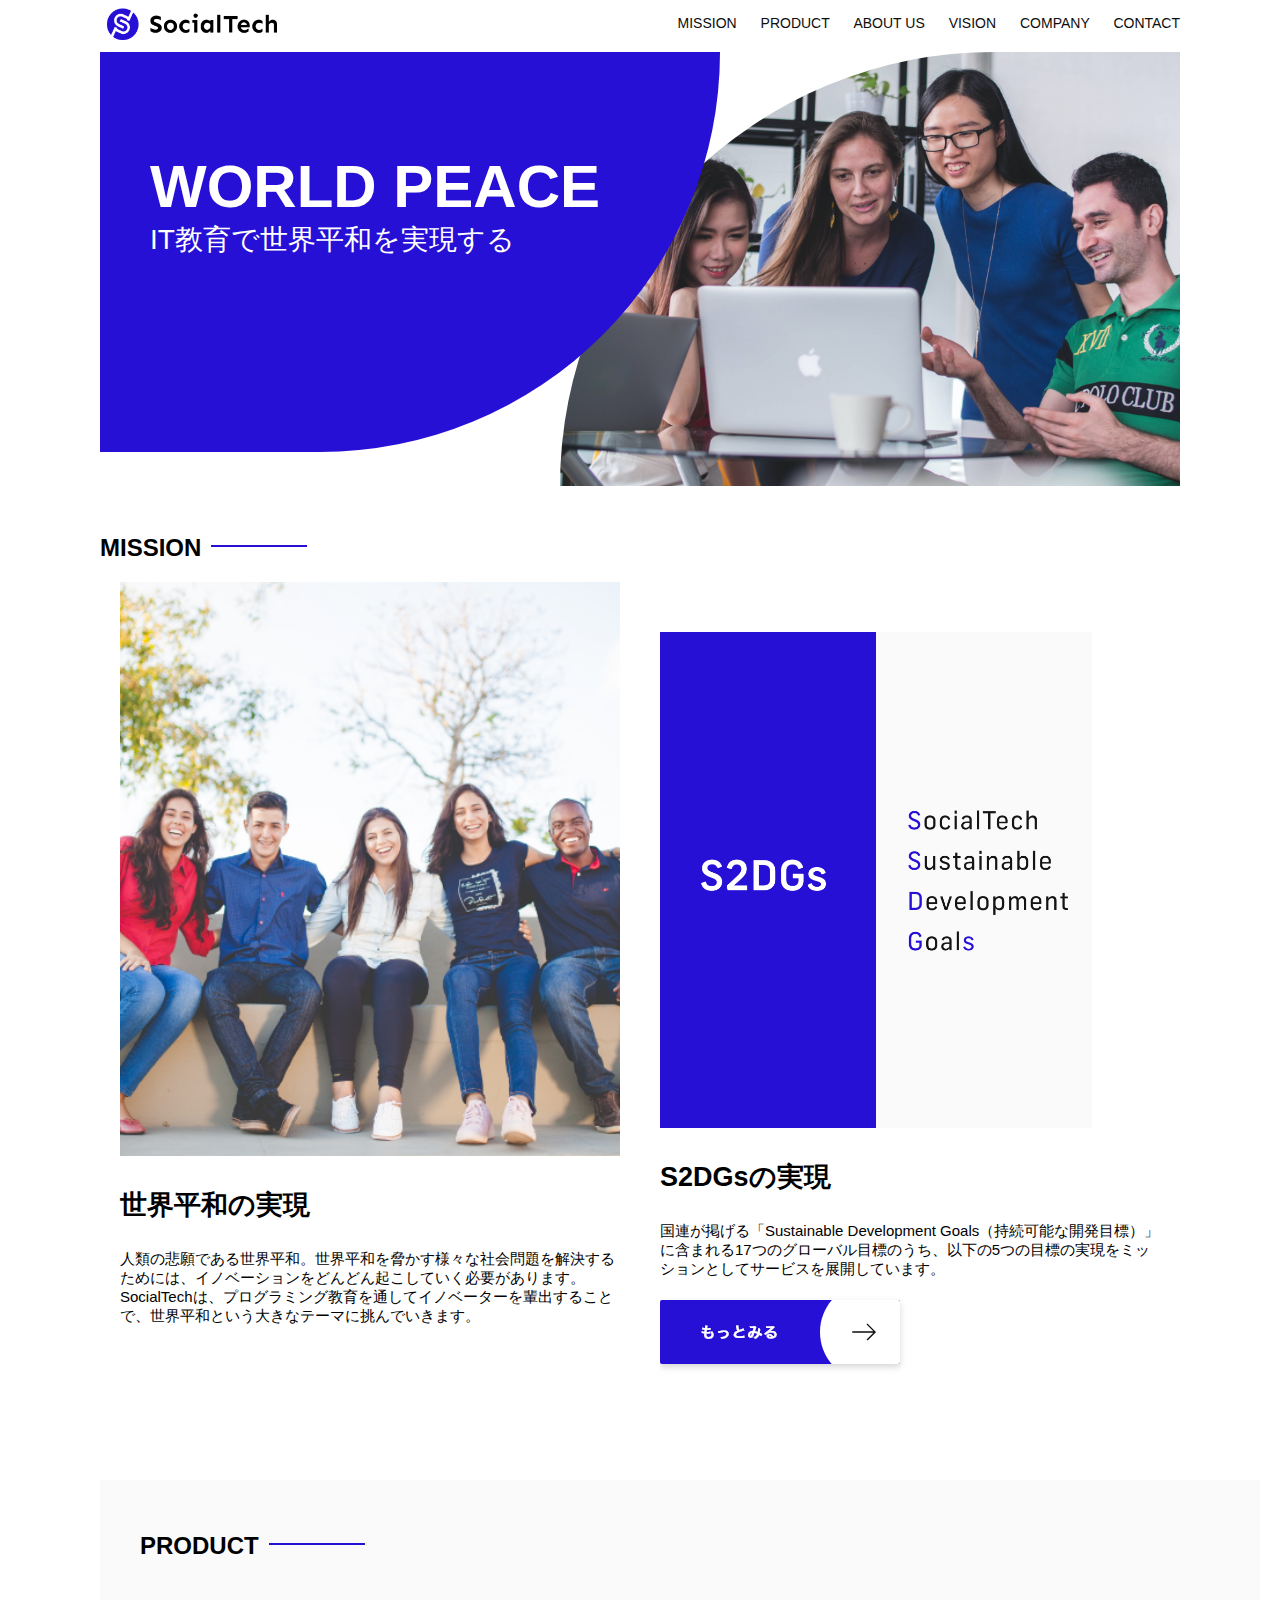
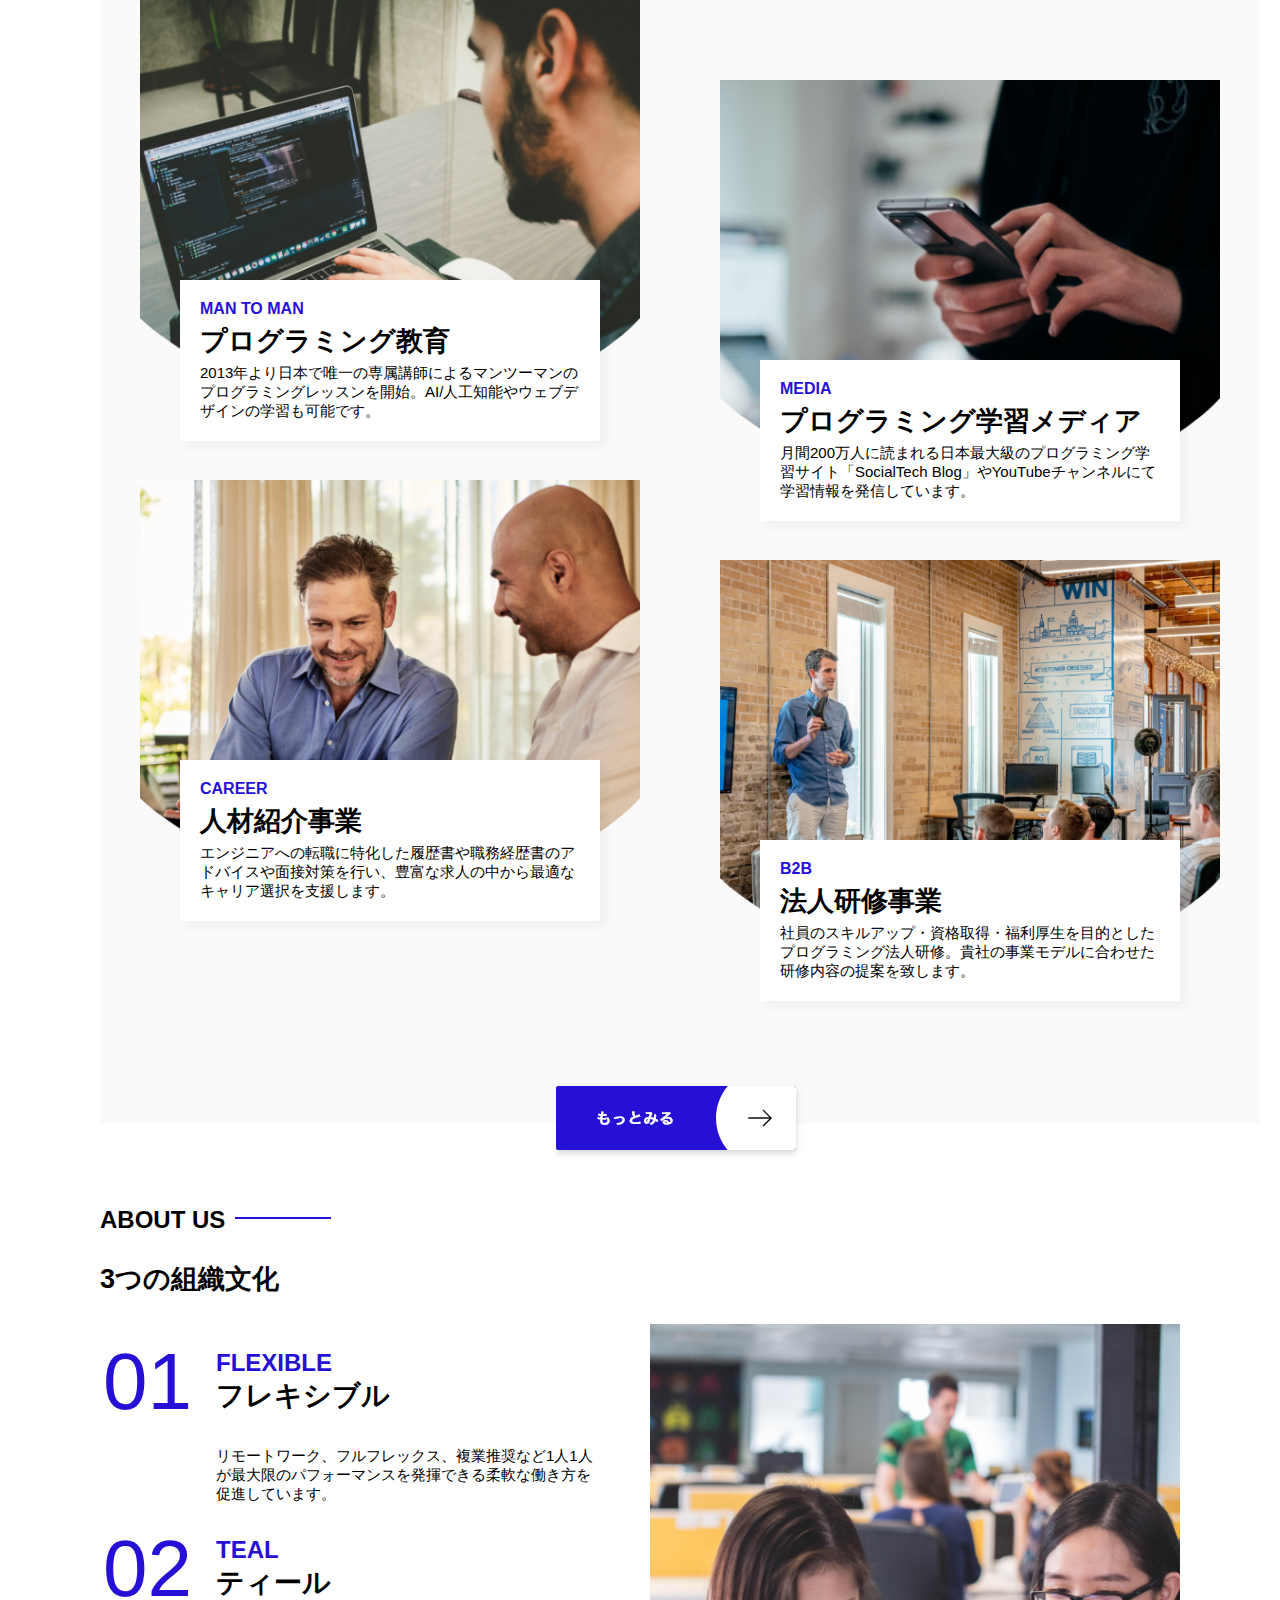
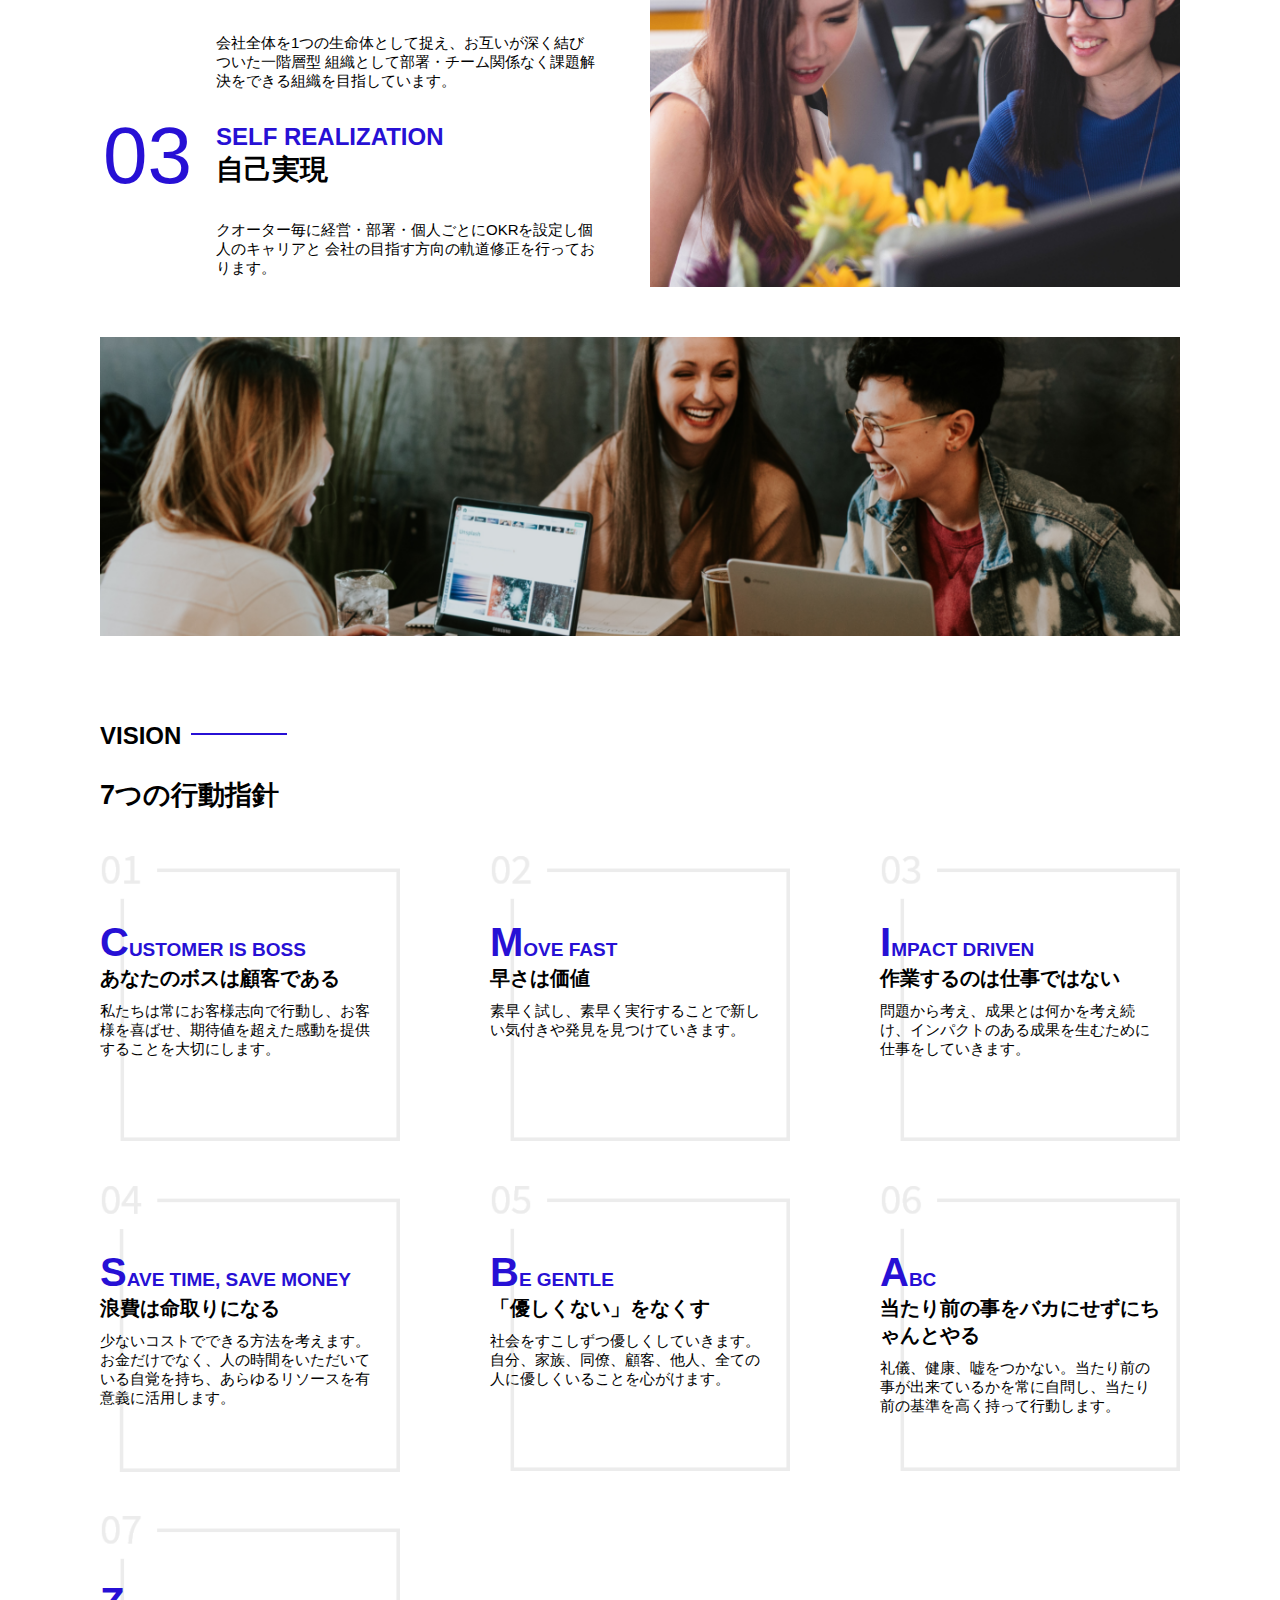
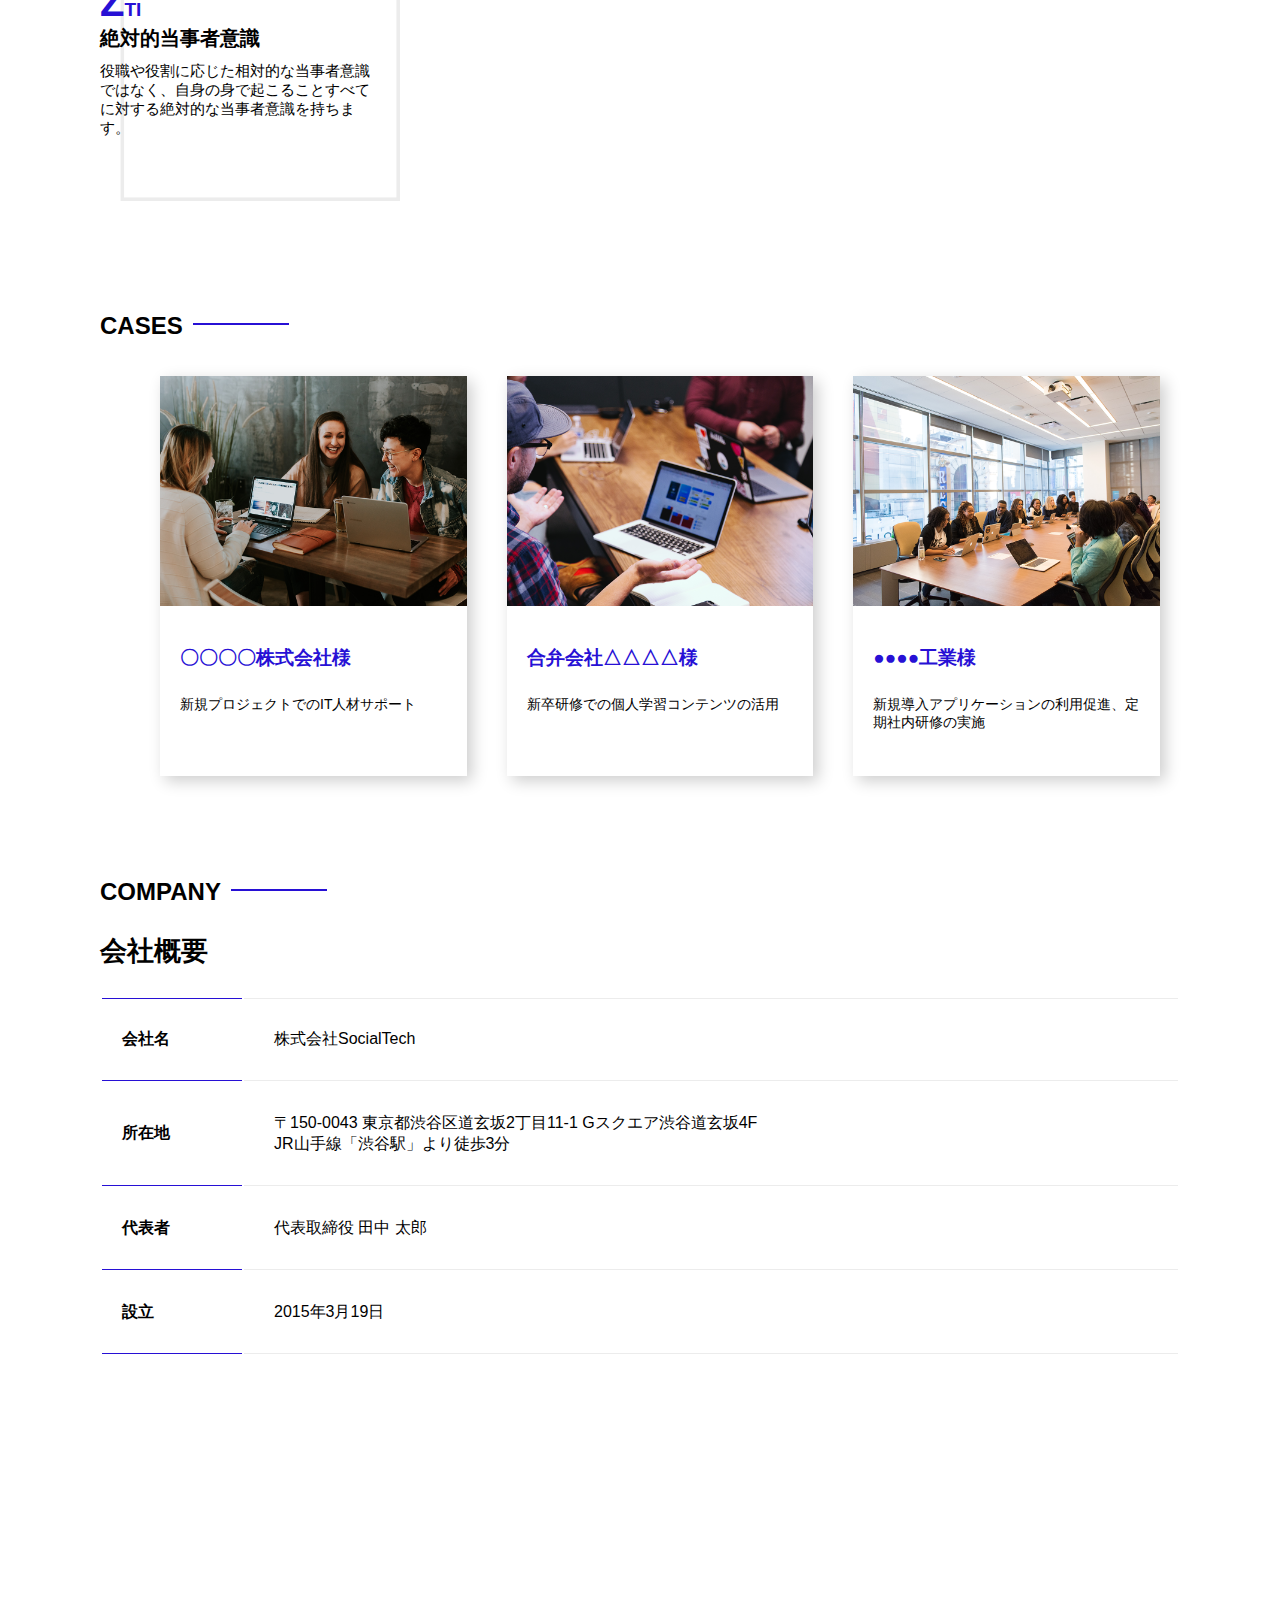
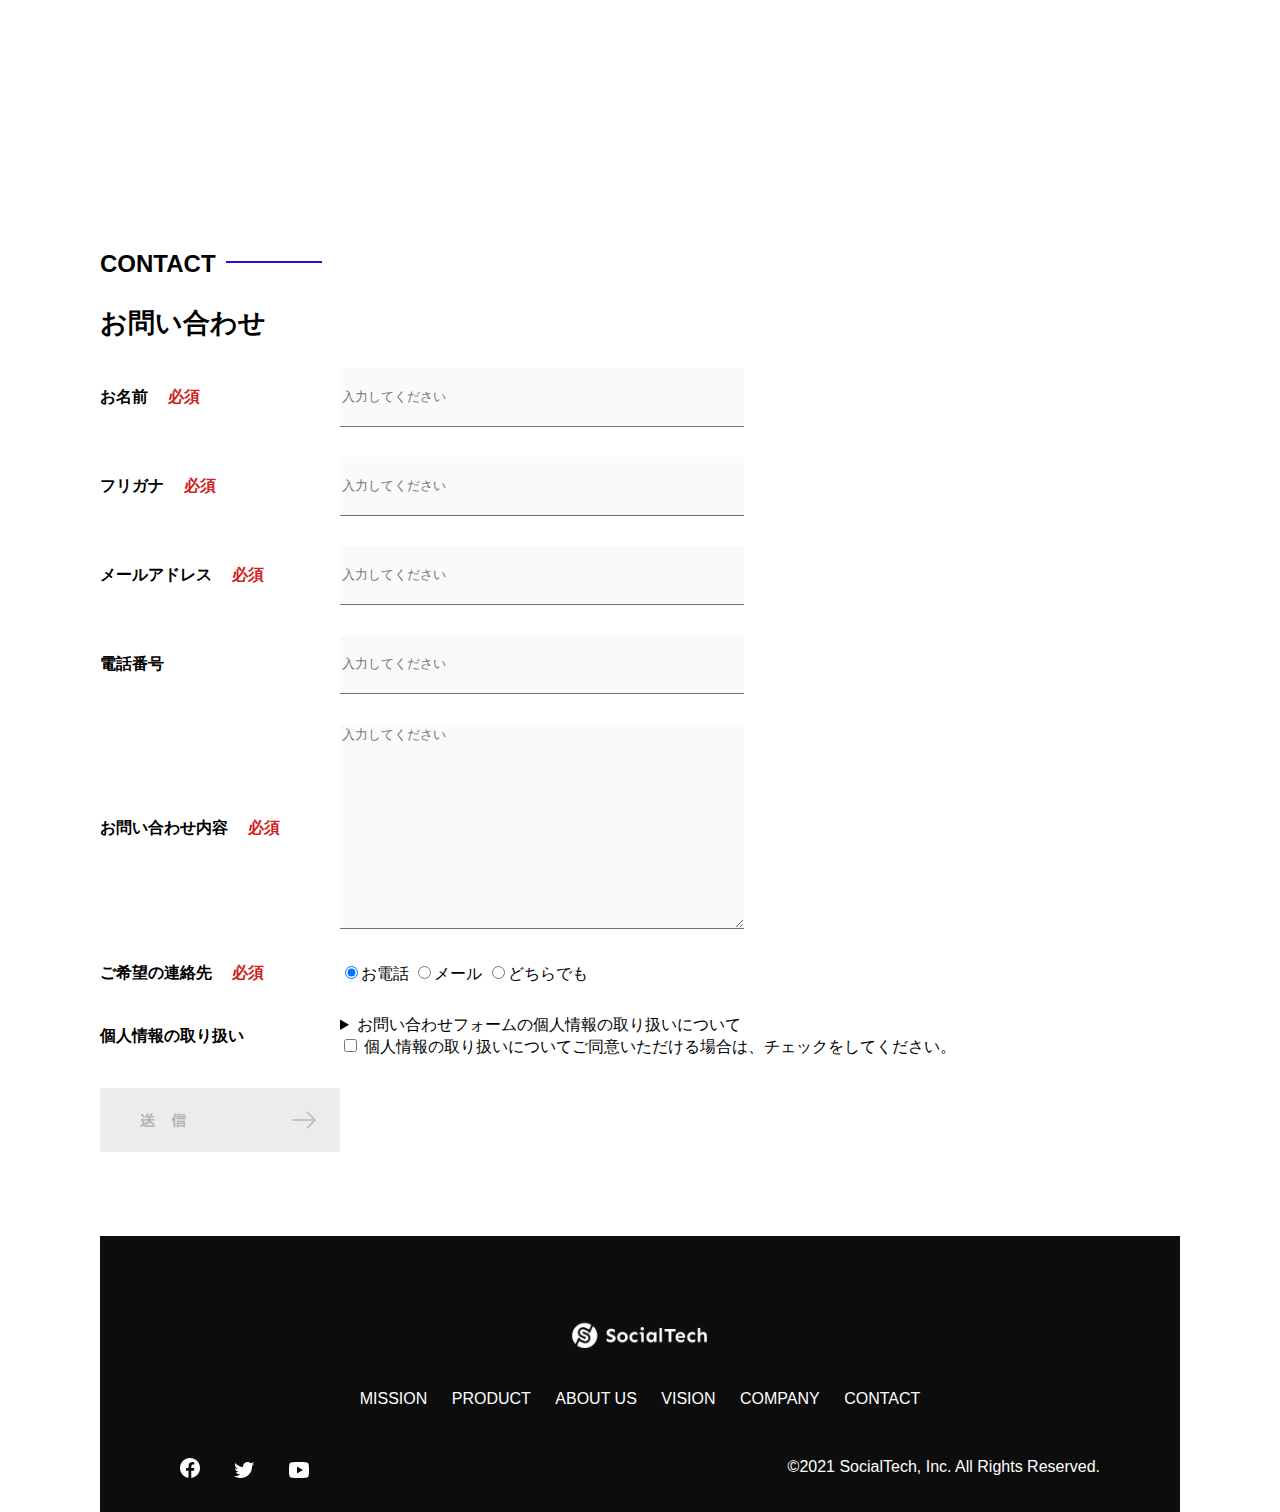
<file: kadai_012/index.html>
<!DOCTYPE html>
<html>
  <head>
    <title>SocialTech</title>
    <meta charset="UTF-8" />
    <meta
      name="description"
      content="SocialTechはEdTech業界のリーディングカンパニーを目指します。"
    />
    <meta name="viewport" content="width=device-width, initial-scale=1.0" />
    <link rel="stylesheet" href="style.css" />
  </head>
  <body>
    <!-- ヘッダー -->
    <header>
      <!-- ロゴ -->
      <a href="index.html" id="logo"
        ><img src="images/logo.png" alt="トップページに戻る"
      /></a>

      <!-- PC用ナビゲーション -->
      <nav id="nav-pc">
        <a href="mission.html">MISSION</a>
        <a href="product.html">PRODUCT</a>
        <a href="index.html#aboutus">ABOUT US</a>
        <a href="index.html#vision">VISION</a>
        <a href="index.html#company">COMPANY</a>
        <a href="index.html#contact">CONTACT</a>
      </nav>
    </header>
    <main>
      <article>
        <!-- メインビジュアル -->
        <section id="main-visual">
          <div id="main-message">
            <h1>WORLD PEACE</h1>
            <p>IT教育で世界平和を実現する</p>
          </div>
          <img
            src="images/index/index-main.png"
            alt="PCの周りに集まる多国籍の仲間たち"
          />
        </section>
        <!--ミッション-->
        <section id="mission">
          <h2 class="index-h2">MISSION</h2>
          <div id="mission-flex">
            <div>
              <img
                id="mission-photo"
                src="images/index/index-mission.png"
                alt="屋外のベンチで写真を撮影する多国籍の仲間たち"
              />
              <h3>世界平和の実現</h3>
              <p>
                人類の悲願である世界平和。世界平和を脅かす様々な社会問題を解決するためには、イノベーションをどんどん起こしていく必要があります。SocialTechは、プログラミング教育を通してイノベーターを輩出することで、世界平和という大きなテーマに挑んでいきます。
              </p>
            </div>
            <div>
              <img id="s2dgs" src="images/index/s2dgs.png" alt="S2DGs" />
              <h3>S2DGsの実現</h3>
              <p>
                国連が掲げる「Sustainable Development
                Goals（持続可能な開発目標）」に含まれる17つのグローバル目標のうち、以下の5つの目標の実現をミッションとしてサービスを展開しています。
              </p>
              <a href="mission.html">
                <img src="images/button-more.png" alt="もっとみる" />
              </a>
            </div>
          </div>
        </section>
        <!-- プロダクト -->
        <section id="product">
          <h2 class="index-h2">PRODUCT</h2>
          <div>
            <div id="product-left">
              <div>
                <img
                  class="product-photo"
                  src="images/index/index-mantoman.png"
                  alt="PCでコードを書く男性"
                />
                <div class="product-explain">
                  <span>MAN TO MAN</span>
                  <h3>プログラミング教育</h3>
                  <p>
                    2013年より日本で唯一の専属講師によるマンツーマンのプログラミングレッスンを開始。AI/人工知能やウェブデザインの学習も可能です。
                  </p>
                </div>
              </div>
              <div>
                <img
                  class="product-photo"
                  src="images/index/index-career.png"
                  alt="笑顔で話し合う2人の男性"
                />
                <div class="product-explain">
                  <span>CAREER</span>
                  <h3>人材紹介事業</h3>
                  <p>
                    エンジニアへの転職に特化した履歴書や職務経歴書のアドバイスや面接対策を行い、豊富な求人の中から最適なキャリア選択を支援します。
                  </p>
                </div>
              </div>
            </div>
            <div id="product-right">
              <div>
                <img
                  class="product-photo"
                  src="images/index/index-media.png"
                  alt="スマートフォンを操作する人"
                />
                <div class="product-explain">
                  <span>MEDIA</span>
                  <h3>プログラミング学習メディア</h3>
                  <p>
                    月間200万人に読まれる日本最大級のプログラミング学習サイト「SocialTech
                    Blog」やYouTubeチャンネルにて学習情報を発信しています。
                  </p>
                </div>
              </div>
              <div>
                <img
                  class="product-photo"
                  src="images/index/index-b2b.png"
                  alt="講演中の男性とそれを聴く人々"
                />
                <div class="product-explain">
                  <span>B2B</span>
                  <h3>法人研修事業</h3>
                  <p>
                    社員のスキルアップ・資格取得・福利厚生を目的としたプログラミング法人研修。貴社の事業モデルに合わせた研修内容の提案を致します。
                  </p>
                </div>
              </div>
            </div>
          </div>
          <div>
            <a id="product-more" href="product.html">
              <img src="images/button-more.png" alt="もっとみる" />
            </a>
          </div>
        </section>
        <!---ABOUT US-->
        <section id="aboutus">
          <h2 class="index-h2">ABOUT US</h2>
          <h3>3つの組織文化</h3>
          <div>
            <table class="culture-table">
              <tr>
                <td>
                  <span class="culture-num">01</span>
                </td>
                <td>
                  <span class="culture-en">FLEXIBLE</span>
                  <span class="culture-jp">フレキシブル</span>
                </td>
              </tr>
              <tr>
                <td>
                  <!--空のセル-->
                </td>
                <td>
                  <p class="culture-description">
                    リモートワーク、フルフレックス、複業推奨など1人1人が最大限のパフォーマンスを発揮できる柔軟な働き方を促進しています。
                  </p>
                </td>
              </tr>
              <tr>
                <td>
                  <span class="culture-num">02</span>
                </td>
                <td>
                  <span class="culture-en">TEAL</span>
                  <span class="culture-jp">ティール</span>
                </td>
              </tr>
              <tr>
                <td>
                  <!--空のセル-->
                </td>
                <td>
                  <p class="culture-description">
                    会社全体を1つの生命体として捉え、お互いが深く結びついた一階層型
                    組織として部署・チーム関係なく課題解決をできる組織を目指しています。
                  </p>
                </td>
              </tr>
              <tr>
                <td>
                  <span class="culture-num">03</span>
                </td>
                <td>
                  <span class="culture-en">SELF REALIZATION</span>
                  <span class="culture-jp">自己実現</span>
                </td>
              </tr>
              <tr>
                <td>
                  <!--空のセル-->
                </td>
                <td>
                  <p class="culture-description">
                    クオーター毎に経営・部署・個人ごとにOKRを設定し個人のキャリアと
                    会社の目指す方向の軌道修正を行っております。
                  </p>
                </td>
              </tr>
            </table>
            <img
              class="culture-img"
              src="images/index/index-aboutus1.png"
              alt="笑顔で話し合う2人の女性"
            />
          </div>
          <img
            class="culture-img2"
            src="images/index/index-aboutus2.png"
            alt="笑顔で話し合う3人の男女"
          />
        </section>
        <!-- VISION -->
        <section id="vision">
          <h2 class="index-h2">VISION</h2>
          <h3>7つの行動指針</h3>
          <div>
            <div class="vision-box">
              <img src="images/index/vision-01.png" alt="01" />
              <span>
                <h4>CUSTOMER IS BOSS</h4>
                <h5>あなたのボスは顧客である</h5>
                <p>
                  私たちは常にお客様志向で行動し、お客様を喜ばせ、期待値を超えた感動を提供することを大切にします。
                </p>
              </span>
            </div>
            <div class="vision-box">
              <img src="images/index/vision-02.png" alt="02" />
              <span>
                <h4>MOVE FAST</h4>
                <h5>早さは価値</h5>
                <p>
                  素早く試し、素早く実行することで新しい気付きや発見を見つけていきます。
                </p>
              </span>
            </div>
            <div class="vision-box">
              <img src="images/index/vision-03.png" alt="03" />
              <span>
                <h4>IMPACT DRIVEN</h4>
                <h5>作業するのは仕事ではない</h5>
                <p>
                  問題から考え、成果とは何かを考え続け、インパクトのある成果を生むために仕事をしていきます。
                </p>
              </span>
            </div>
            <div class="vision-box">
              <img src="images/index/vision-04.png" alt="04" />
              <span>
                <h4>SAVE TIME, SAVE MONEY</h4>
                <h5>浪費は命取りになる</h5>
                <p>
                  少ないコストでできる方法を考えます。お金だけでなく、人の時間をいただいている自覚を持ち、あらゆるリソースを有意義に活用します。
                </p>
              </span>
            </div>
            <div class="vision-box">
              <img src="images/index/vision-05.png" alt="05" />
              <span>
                <h4>BE GENTLE</h4>
                <h5>「優しくない」をなくす</h5>
                <p>
                  社会をすこしずつ優しくしていきます。自分、家族、同僚、顧客、他人、全ての人に優しくいることを心がけます。
                </p>
              </span>
            </div>
            <div class="vision-box">
              <img src="images/index/vision-06.png" alt="06" />
              <span>
                <h4>ABC</h4>
                <h5>当たり前の事をバカにせずにちゃんとやる</h5>
                <p>
                  礼儀、健康、嘘をつかない。当たり前の事が出来ているかを常に自問し、当たり前の基準を高く持って行動します。
                </p>
              </span>
            </div>
            <div class="vision-box">
              <img src="images/index/vision-07.png" alt="07" />
              <span>
                <h4>ZTI</h4>
                <h5>絶対的当事者意識</h5>
                <p>
                  役職や役割に応じた相対的な当事者意識ではなく、自身の身で起こることすべてに対する絶対的な当事者意識を持ちます。
                </p>
              </span>
            </div>
          </div>
        </section>
        <!-- CASES -->
        <section id="cases">
          <h2 class="index-h2">CASES</h2>
          <ul>
            <li class="case-card">
              <img class="case-img" src="images/index/case-1.png" alt="仲良く語り合う3人">
              <div class="case-info">
                <h4 class="case-name">〇〇〇〇株式会社様</h4>
                <p class="case-content">新規プロジェクトでのIT人材サポート</p>
              </div>
            </li>

            <li class="case-card">
              <img class="case-img" src="images/index/case-2.png" alt="PCでコンテンツを見る">
              <div class="case-info">
                <h4 class="case-name">合弁会社△△△△様</h4>
                <p class="case-content">新卒研修での個人学習コンテンツの活用</p>
              </div>
            </li>

            <li class="case-card">
              <img class="case-img" src="images/index/case-3.png" alt="社内研修中の会議室">
              <div class="case-info">
                <h4 class="case-name">●●●●工業様</h4>
                <p class="case-content">新規導入アプリケーションの利用促進、定期社内研修の実施</p>
              </div>
            </li>
          </ul>
        </section>

        <!-- COMPANY -->
        <section id="company">
          <h2 class="index-h2">COMPANY</h2>
          <h3>会社概要</h3>
          <table id="company-table">
            <tr>
              <th class="tableheader-first">会社名</th>
              <td class="cell-first">株式会社SocialTech</td>
            </tr>
            <tr>
              <th class="tableheader">所在地</th>
              <td class="cell">
                〒150-0043 東京都渋谷区道玄坂2丁目11-1 Gスクエア渋谷道玄坂4F<br />JR山手線「渋谷駅」より徒歩3分
              </td>
            </tr>
            <tr>
              <th class="tableheader">代表者</th>
              <td class="cell">代表取締役 田中 太郎</td>
            </tr>
            <tr>
              <th class="tableheader">設立</th>
              <td class="cell">2015年3月19日</td>
            </tr>
          </table>
          <iframe
            src="https://www.google.com/maps/embed?pb=!1m18!1m12!1m3!1d3241.7759544892483!2d139.69399665123464!3d35.65789123876098!2m3!1f0!2f0!3f0!3m2!1i1024!2i768!4f13.1!3m3!1m2!1s0x60188caa0042e8d1%3A0xba130bea826a7aa2!2z44CSMTUwLTAwNDMg5p2x5Lqs6YO95riL6LC35Yy66YGT546E5Z2C77yS5LiB55uu77yR77yR4oiS77yR!5e0!3m2!1sja!2sjp!4v1636872991912!5m2!1sja!2sjp"
            style="border: 0"
            allowfullscreen=""
            loading="lazy"
          >
          </iframe>
        </section>
        <!-- お問い合わせフォーム -->
        <section id="contact">
          <h2 class="index-h2">CONTACT</h2>
          <h3>お問い合わせ</h3>
          <form>
            <div>
              <div class="contact-heading">
                <label class="contact-label"
                  >お名前<span class="contact-span">必須</span></label
                >
              </div>
              <div class="contact-form">
                <input
                  type="text"
                  name="name"
                  placeholder="入力してください"
                  class="contact-textbox"
                />
              </div>
            </div>
            <div>
              <div class="contact-heading">
                <label class="contact-label"
                  >フリガナ<span class="contact-span">必須</span></label
                >
              </div>
              <div>
                <input
                  type="text"
                  name="hurigana"
                  placeholder="入力してください"
                  class="contact-textbox"
                />
              </div>
            </div>
            <div>
              <div class="contact-heading">
                <label class="contact-label"
                  >メールアドレス<span class="contact-span">必須</span></label
                >
              </div>
              <div>
                <input
                  type="text"
                  name="email"
                  placeholder="入力してください"
                  class="contact-textbox"
                />
              </div>
            </div>
            <div>
              <div class="contact-heading">
                <label class="contact-label">電話番号</label>
              </div>
              <div>
                <input
                  type="text"
                  name="tel"
                  placeholder="入力してください"
                  class="contact-textbox"
                />
              </div>
            </div>
            <div>
              <div class="contact-heading">
                <label class="contact-label"
                  >お問い合わせ内容<span class="contact-span">必須</span></label
                >
              </div>
              <div>
                <textarea
                  class="contact-textarea"
                  placeholder="入力してください"
                  name="message"
                ></textarea>
              </div>
            </div>
            <div>
              <div class="contact-heading">
                <label class="contact-label"
                  >ご希望の連絡先<span class="contact-span">必須</span></label
                >
              </div>
              <div>
                <input
                  class="radiobutton"
                  type="radio"
                  value="tel"
                  name="contact"
                  checked
                /><label>お電話</label>
                <input
                  class="radiobutton"
                  type="radio"
                  value="mail"
                  name="contact"
                /><label>メール</label>
                <input
                  class="radiobutton"
                  type="radio"
                  value="both"
                  name="contact"
                /><label>どちらでも</label>
              </div>
            </div>
            <div>
              <div class="contact-heading">
                <label class="contact-label">個人情報の取り扱い</label>
              </div>
              <div>
                <details>
                  <summary>
                    お問い合わせフォームの個人情報の取り扱いについて
                  </summary>
                  <div>
                    <span>１．組織の名称又は氏名</span><br />
                    株式会社SocialTech<br /><br />
                    <span
                      >２．個人情報保護管理者（若しくはその代理人）の氏名又は職名、所属及び連絡先
                      鈴木 一郎 コーポレート部</span
                    ><br />
                    メールアドレス：support@socialtech.net<br />
                    TEL：03-xxxx-xxxx<br />
                    <span>３．個人情報の利用目的</span><br />
                    ・本サービス及び本サービスに関連する情報の提供又はそれらに関する連絡のため<br />
                    ・ユーザーの本人確認のため<br />
                    ・当社サービスのご案内のため<br />
                    ・当社の商品等の広告または宣伝（電子メールによるものを含むものとします。）<br /><br />
                    <span>４．個人情報の取り扱い業務の委託</span><br />
                    個人情報の取扱業務の全部または一部を外部に業務委託する場合があります。<br />
                    その際、弊社は、個人情報を適切に保護できる管理体制を敷き実行していることを条件として<br />
                    委託先を厳選したうえで、機密保持契約を委託先と締結し、お客様の個人情報を厳密に管理させます。<br /><br />
                    <span>５．個人情報の開示等の請求</span><br />
                    お客様は、弊社に対してご自身の個人情報の開示等（利用目的の通知、開示、内容の訂正・追加・削除、利用の停止または消去、第三者への提供の停止）に関して、当社問合わせ窓口に申し出ることができます。<br />
                    その際、弊社はお客様ご本人を確認させていただいたうえで、合理的な期間内に対応いたします。<br /><br />
                    なお、個人情報に関する弊社問合わせ先は、次の通りです。<br /><br />
                    株式会社SocialTech　個人情報問合せ窓口<br />
                    〒150-0043　東京都渋谷区道玄坂2丁目11-1 Ｇスクエア渋谷道玄坂
                    4F<br />
                    メールアドレス：support@socialtech.net　TEL：03-xxxx-xxxx<br /><br />
                    <span>６．個人情報を提供されることの任意性について</span
                    ><br /><br />
                    お客様がご自身の個人情報を弊社に提供されるか否かは、お客様のご判断によりますが、もしご提供されない場合には、適切なサービスが提供できない場合がありますので予めご了承ください。
                  </div>
                </details>
                <input type="checkbox" name="agree" />
                <span
                  >個人情報の取り扱いについてご同意いただける場合は、チェックをしてください。</span
                >
              </div>
            </div>
            <input
              type="image"
              value="Submit"
              src="images/button-submit.png"
              alt="送信する"
            />
          </form>
        </section>
      </article>
      <footer>
        <div id="footer-logo">
          <img src="images/logo-sp.png" alt="SocialTech" />
        </div>
        <div id="footer-link">
          <a href="mission.html">MISSION</a>
          <a href="product.html">PRODUCT</a>
          <a href="index.html#aboutus">ABOUT US</a>
          <a href="index.html#vision">VISION</a>
          <a href="index.html#company">COMPANY</a>
          <a href="index.html#contact">CONTACT</a>
        </div>
        <div id="sns-footer">
          <a href="https://www.facebook.com/sejuku2013"
            ><img src="images/button-facebook.png" alt="Facebookのリンク"
          /></a>
          <a href="https://twitter.com/samuraijuku"
            ><img src="images/button-twitter.png" alt="Twitterのリンク"
          /></a>
          <a href="https://www.youtube.com/channel/UCCFOQO5aDK0xXam4cUQXT8g"
            ><img src="images/button-youtube.png" alt="YouTubeのリンク"
          /></a>
          <span id="copyright"
            >&copy;2021 SocialTech, Inc. All Rights Reserved.
          </span>
        </div>
      </footer>
    </main>
  </body>
</html>
</file>
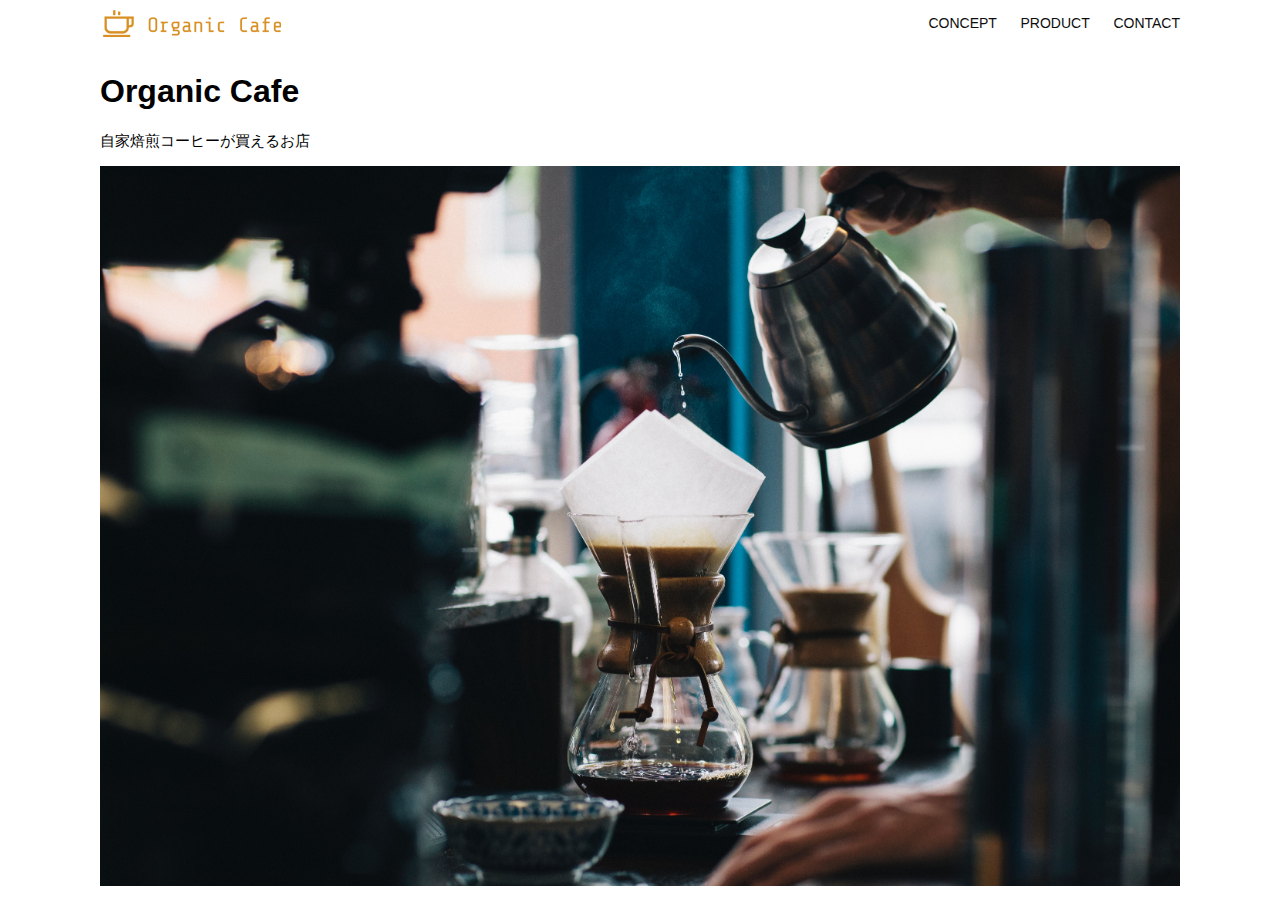
<file: kadai_013/index.html>
<!DOCTYPE html>
<html>
  <head>
    <title>Organic Cafe</title>
    <meta charset="UTF-8" />
    <meta
      name="description"
      content="自家焙煎のコーヒーがお家で楽しめるOrganic Cafe"
    />
    <meta name="viewport" content="width=device-width, initial-scale=1.0" />
    <link rel="stylesheet" href="style.css" />
  </head>
  <body>
    <!-- ヘッダー -->
    <header>
      <!-- ロゴ -->
      <a href="index.html" id="logo"
        ><img src="images/logo.png" alt="トップページに戻る"
      /></a>

      <!-- PC用ナビゲーション -->
      <nav id="nav-pc">
        <a href="index.html#concept">CONCEPT</a>
        <a href="index.html#product">PRODUCT</a>
        <a href="index.html#contact">CONTACT</a>
      </nav>
      <!-- スマートフォン用ナビ -->
      <img id="menu-sp" src="images/button-menu.png" alt="ナビゲーションを開く" onclick="document.getElementById('nav-sp').style.display='block';">
      <nav id="nav-sp">
        <img id="close" src="images/button-close.png" alt="ナビゲーションを閉じる" onclick="document.getElementById('nav-sp').style.display = 'none';">
        <a id="logo-sp" href="index.html" onclick:document.getElementById('nav-sp').style.display = 'none'><img src="images/logo-sp.png" alt="トップページへ戻る"></a>
        <a class="menu" href="index.html#concept" onclick="document.getElementById('nav-sp').style.display = 'none';">CONCEPT</a>
        <a class="menu" href="index.html#product" onclick="document.getElementById('nav-sp').style.display = 'none';">PRODUCT</a>
        <a class="menu" href="index.html#contact" onclick="document.getElementById('nav-sp').style.display = 'none';">CONTACT</a>
      </nav>
    </header>
    <main>
      <article>
        <!-- メインビジュアル -->
        <section id="main-visual">
          <div id="main-message">
            <h1>Organic Cafe</h1>
            <p>自家焙煎コーヒーが買えるお店</p>
          </div>
          <img
            src="images/main-image.jpg"
            alt="コーヒーをハンドドリップで淹れる画像"
          />
        </section>
      </article>
    </main>
  </body>
</html>
</file>
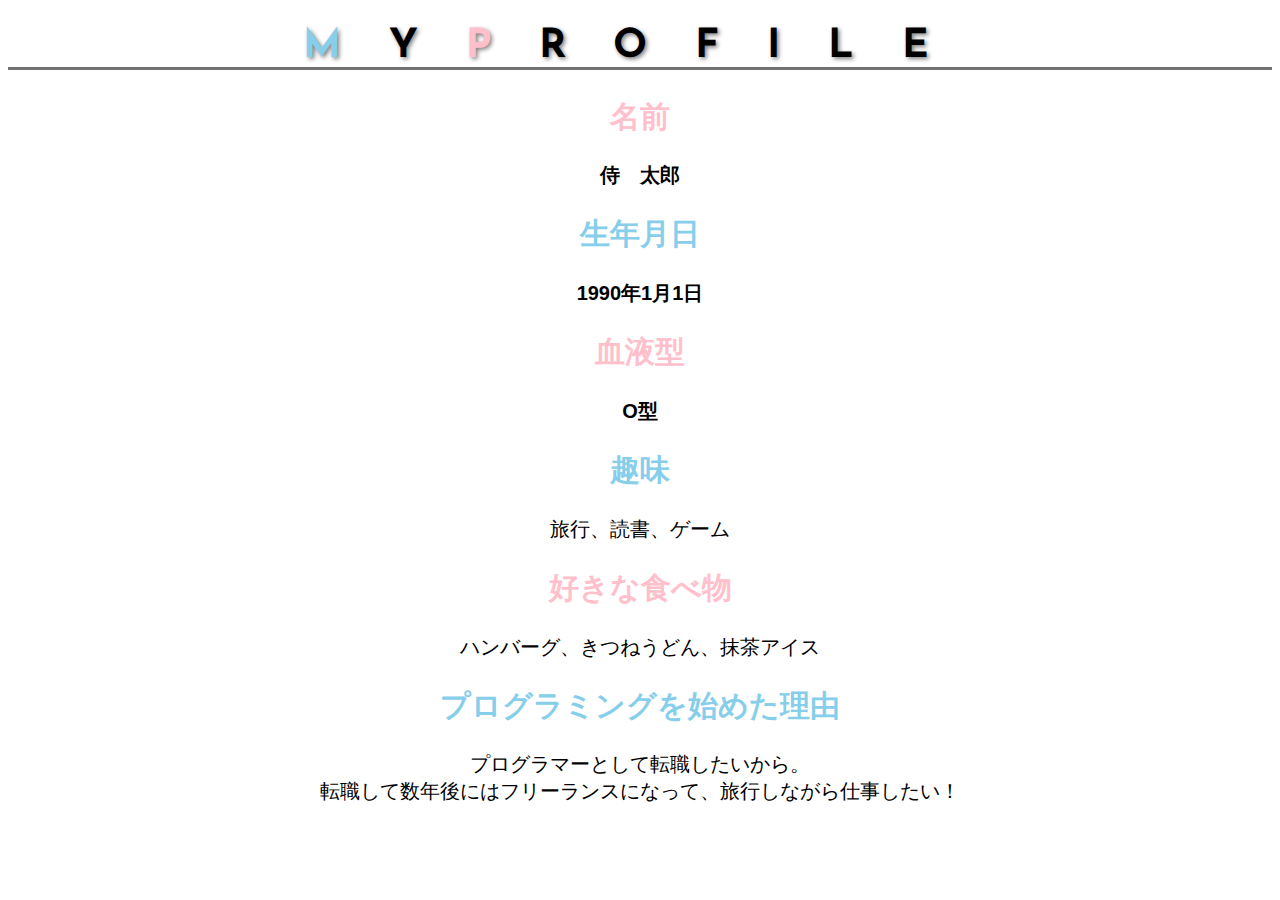
<file: kadai_014/kadai_014.html>
<!DOCTYPE html>
<html>
  <head>
    <title>14章課題</title>
    <meta name="description" content="このページは14章の課題です">
    <meta charset="utf-8">
    <link rel="stylesheet" href="style.css">
    <link rel="preconnect" href="https://fonts.googleapis.com">
    <link rel="preconnect" href="https://fonts.gstatic.com" crossorigin>
    <link href="https://fonts.googleapis.com/css2?family=Josefin+Sans:ital,wght@0,400;1,200;1,300&family=Noto+Sans+JP&display=swap" rel="stylesheet">
  </head>
  <body>

      <h1 class="myprofile"><span class="blue">M</span>Y<span class="pink">P</span>ROFILE</h1>
      
      <div id="basic">
      <h2 class="pink">名前</h2>
      <p>侍　太郎</p>

      <h2 class="blue">生年月日</h2>
      <p>1990年1月1日</p>

      <h2 class="pink">血液型</h2>
      <p>O型</p>
      </div>

      <h2 class="blue">趣味</h2>
      <p>旅行、読書、ゲーム</p>

      <h2 class="pink">好きな食べ物</h2>
      <p>ハンバーグ、きつねうどん、抹茶アイス</p>

      <h2 class="blue">プログラミングを始めた理由</h2>
      <p>プログラマーとして転職したいから。<br>転職して数年後にはフリーランスになって、旅行しながら仕事したい！</p>

  </body>
</html>
</file>
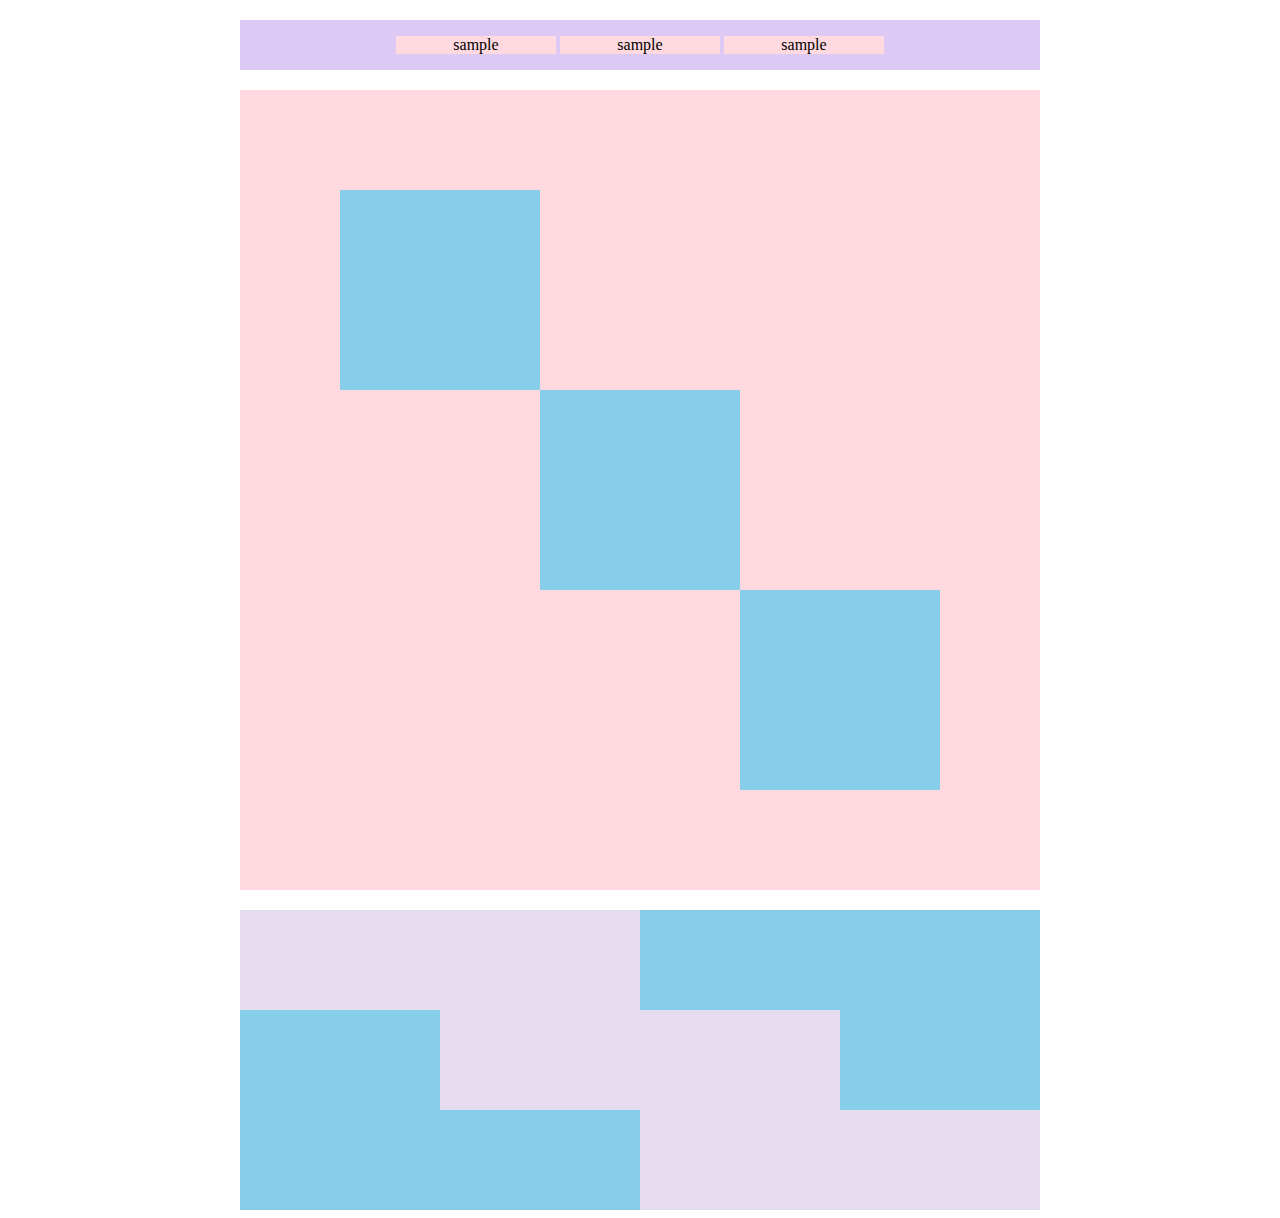
<file: kadai_018/kadai_018.html>
<!DOCTYPE html>
<html>
  <head>
    <title>18章課題</title>
    <meta name="description" content="このページは18章の課題です。">
    <meta charset="utf-8">
    <link rel="stylesheet" href="style.css">
  </head>
  <body>
    <div id="top">
      <p class="top-child">sample</p>
      <p class="top-child">sample</p>
      <p class="top-child">sample</p>
    </div>
    <div id="middle">
    <div id="middle-child01"></div>
    <div id="middle-child02"></div>
    <div id="middle-child03"></div>
    </div>
    <div id="bottom">
      <div id="bottom-child01"></div>
      <div id="bottom-child02"></div>
      <div id="bottom-child03"></div>
    </div>
  </body>
</html>
</file>
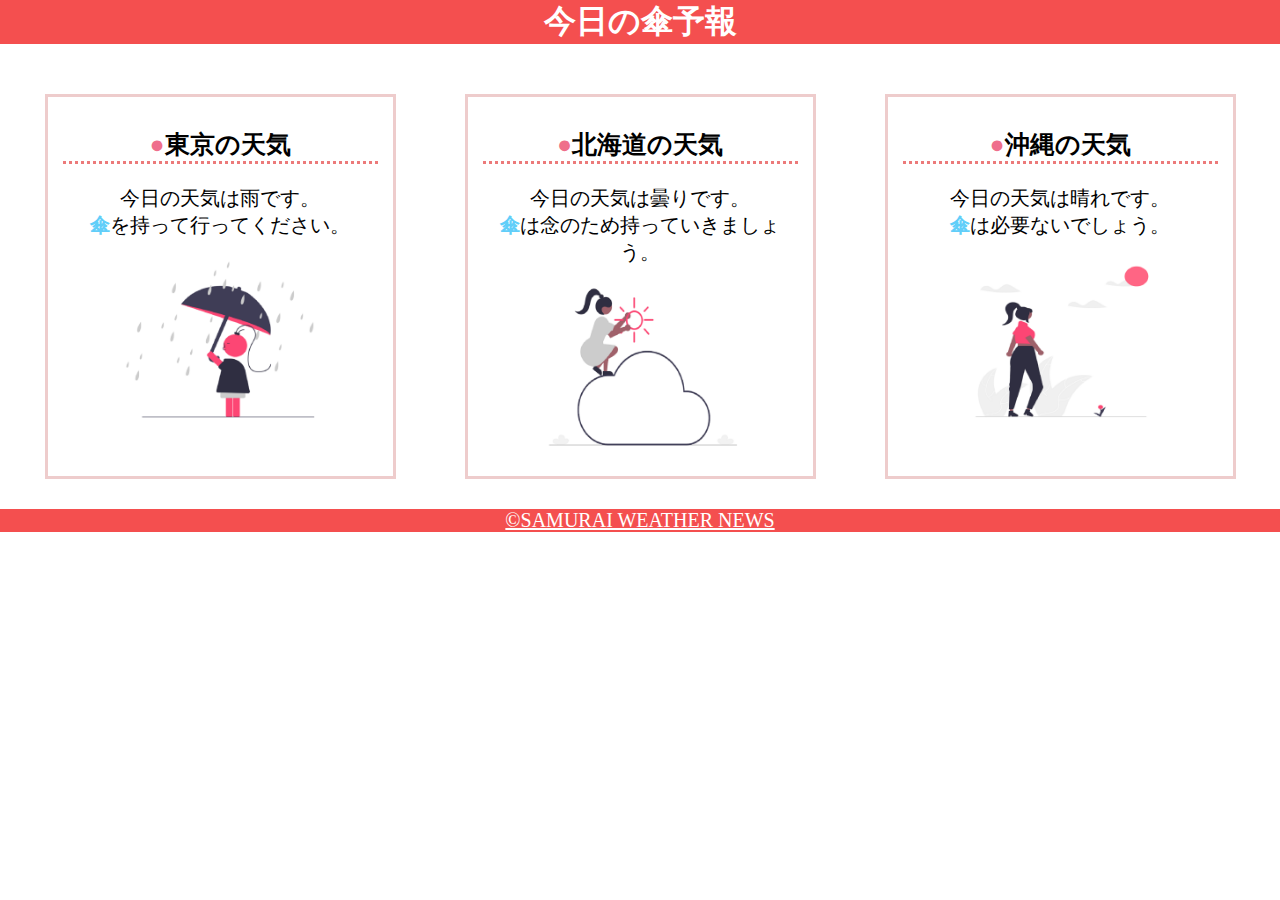
<file: kadai_022/kadai_022.html>
<!DOCTYPE html>
<html>
<head>
  <meta charset="UTF-8">
  <title>22章課題</title>
  <meta name="description" content="このページは22章の課題です。">
  <link rel="stylesheet" href="style.css">
  <meta name="viewport" content="width=device-width, initial-scale=1.0">
</head>
<body>
  <header>
    <h1>今日の傘予報</h1>
  </header>
  <main>
    <div id="parent">
      <div class="contents">
        <h2>東京の天気</h2>
        <p>今日の天気は雨です。</p>
        <p>傘を持って行ってください。</p>
        <img src="images/rainy.png">
      </div>
      <div class="contents">
        <h2>北海道の天気</h2>
        <p>今日の天気は曇りです。</p>
        <p>傘は念のため持っていきましょう。</p>
        <img src="images/cloudy.png">
      </div>
      <div class="contents">
        <h2>沖縄の天気</h2>
        <p>今日の天気は晴れです。</p>
        <p>傘は必要ないでしょう。</p>
        <img src="images/sunny.png">
      </div>
    </div>
  </main>
  <footer>
    <a href="https://www.sejuku.net/corp/">&copy;SAMURAI WEATHER NEWS</a>
  </footer>
</body>
</html>
</file>
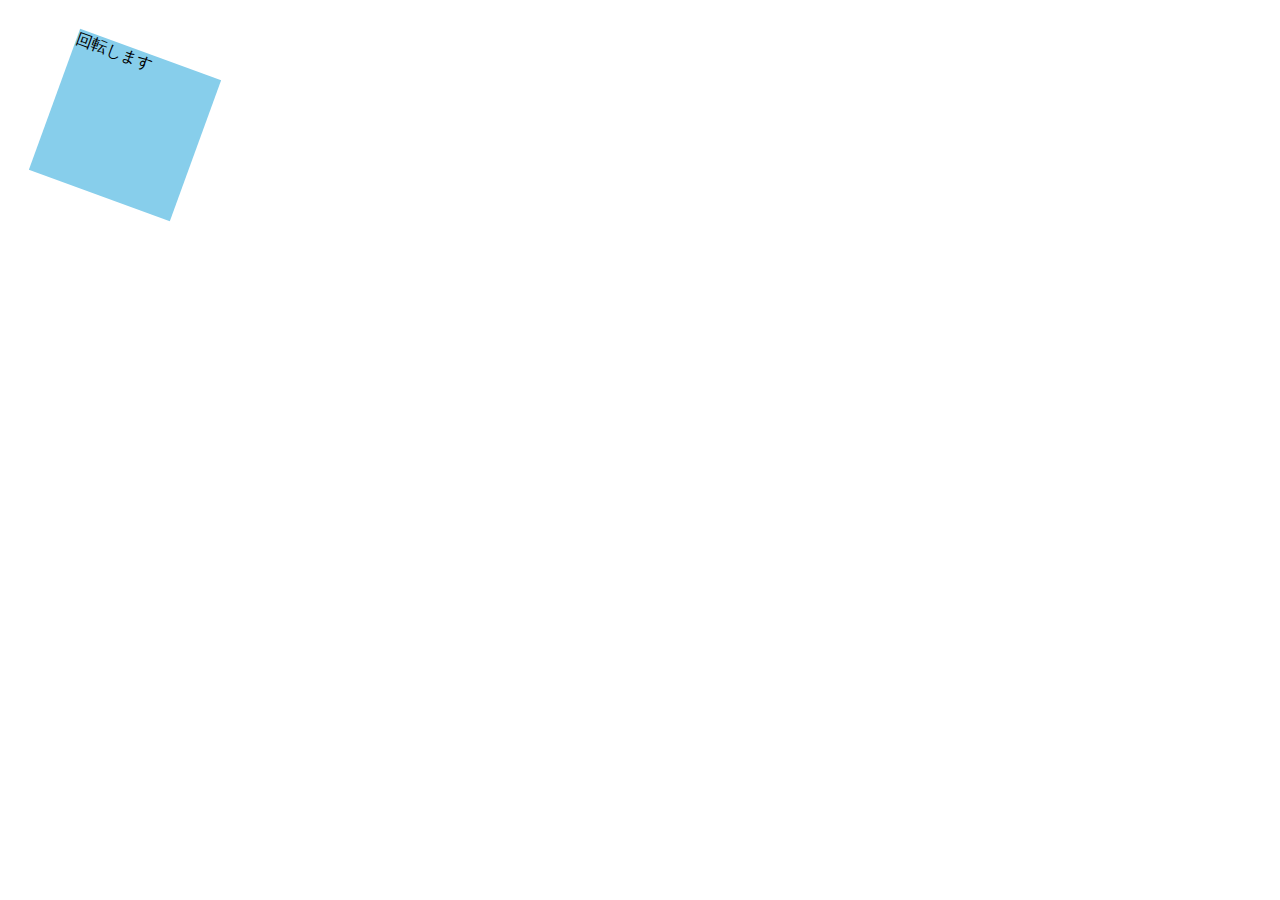
<file: kadai_mdn_css/mdn.html>
<!DOCTYPE html>
<html>

  <head>
    <style>
      div{
        position: absolute;
        left: 50px;
        top: 50px;
        width: 150px;
        height: 150px;
        background-color: skyblue;
        transform: rotate(20deg);
      }
    </style>
  </head>

  <body>
    <div>
      回転します
    </div>

  </body>

</html>
</file>
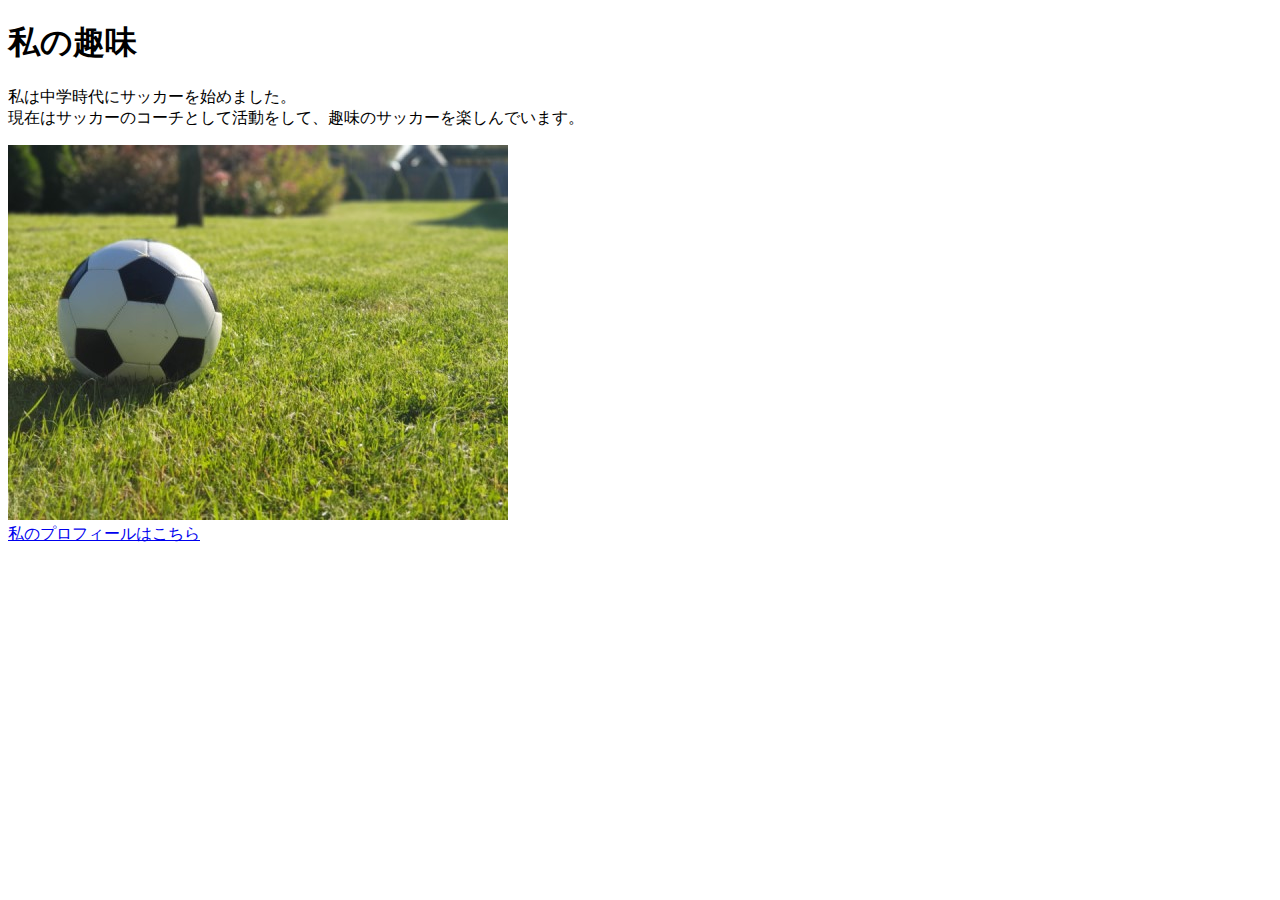
<file: kadai_005/html/kadai_005.html>
<!DOCTYPE html>
<html>
  <head>
    <title>5章課題</title>
    <meta name="description" content="このページは5章の課題です。">
    <meta charset="utf-8">
  </head>
  <body>
<h1>私の趣味</h1>
<p>私は中学時代にサッカーを始めました。<br>現在はサッカーのコーチとして活動をして、趣味のサッカーを楽しんでいます。</p>
<img src="../images/sample.jpg">
<br>
<a href="https://twitter.com/samuraijuku">私のプロフィールはこちら</a>
  </body>
</html>
</file>
<file: kadai_012/style.css>
/* PC、スマホ共通スタイル */
body {
  font-family: "Source Sans Pro", "Hiragino Kaku Gothic ProN", Meiryo, Arial,
    sans-serif;
}

p {
  font-size: 15px;
}

/*================
PC用のスタイル 
=================*/
/* 横幅設定 */
body {
  max-width: 1080px;
  min-width: 960px;
  margin: 0 auto 0 auto;
}

/* ヘッダー */
header {
  display: flex;
  justify-content: space-between;
}

/* ナビゲーションのレイアウト */
#nav-pc {
  text-align: right;
  font-size: 14px;
  padding-top: 15px;
}

/* ナビゲーションのリンクの装飾設定 */
#nav-pc>a {
  text-decoration: none;
  margin-left: 20px;
}

#nav-pc>a:link {
  color: #0d0d0d;
}

#nav-pc>a:visited {
  color: #0d0d0d;
}

#nav-pc>a:hover {
  color: #0d0d0d;
  text-decoration: underline;
}

#nav-pc>a:active {
  color: #0d0d0d;
}

/* メインビジュアル*/
#main-visual {
  position: relative;
  height: 400px;
}

#main-message {
  position: absolute;
  top: 0;
  left: 0;
  background-color: #2710d5;
  color: #ffffff;
  border-radius: 0 0 476px 0;
  max-width: 620px;
  height: 100%;
  width: 100%;
  z-index: 11;
}

#main-message>h1 {
  font-size: 60px;
  font-weight: bold;
  margin: 100px 0 0 50px;
}

#main-message>p {
  font-size: 28px;
  margin: 0 0 0 50px;
}

#main-visual>img {
  max-width: 620px;
  border-radius: 476px 0 0 0;
  position: absolute;
  top: 0;
  right: 0;
  z-index: 10;
}

/* 見出し */
h2 {
  margin: 40px 0 0 0;
}

h2::after {
  content: url("images/line.png");
  margin-left: 10px;
}

h3 {
  font-size: 27px;
}

/* ミッション */
#mission {
  margin: 80px auto 80px auto;
  width: 100%;
}

#mission-flex {
  width: 100%;
  display: flex;
}

#mission-flex>div {
  width: 50%;
  margin: 20px;
}

#mission-photo {
  width: 100%;
}

#s2dgs {
  margin-top: 50px;
}

/* プロダクト */
#product {
  background-color: #fafafa;
  width: 100%;
  margin: 80px 0 80px 0;
  padding: 10px 40px 0px 40px;
}

/* 外枠 */
#product>div {
  margin-top: 40px;
  display: flex;
}

/* 左のカラム */
#product-left {
  width: 50%;
  margin-right: 20px;
}

/* 右のカラム */
#product-right {
  width: 50%;
  margin-left: 20px;
  margin-top: 80px;
}

/* 画像＋説明の枠 */
#product-left>div {
  position: relative;
  height: 480px;
  margin-right: 20px;
}

#product-right>div {
  position: relative;
  height: 480px;
  margin-left: 20px;
}

/* 画像 */
.product-photo {
  width: 100%;
}

/* 説明文の枠 */
.product-explain {
  background-color: #ffffff;
  position: absolute;
  left: 0;
  top: 280px;
  margin: 0 40px 0 40px;
  padding: 20px;
  box-shadow: 5px 5px 10px rgba(0, 0, 0, 0.05);
}

/* 説明文の英語 */
.product-explain>span {
  color: #2710d5;
  font-weight: bold;
  font-size: 16px;
  margin: 0;
}

/* 説明文の見出し */
.product-explain>h3 {
  margin: 5px 0 5px 0;
}

/* 説明文 */
.product-explain>p {
  margin: 0;
}

/* 「もっとみる」ボタン */
#product-more {
  margin: 0 auto -42px auto;
}

/* ABOUT US */
#aboutus {
  margin: 80px auto 80px auto;
}

/* 3つの組織文化と画像を入れる枠 */
#aboutus>div {
  display: flex;
}

/* 画像 */
.culture-img {
  width: 100%;
  align-self: flex-start;
}

.culture-img2 {
  margin-top: 50px;
  width: 100%;
}

/* 3つの組織文化の表 */
.culture-table {
  max-width: 500px;
  margin-right: 50px;
}

/* 番号 */
.culture-num {
  font-size: 80px;
  color: #2710d5;
  margin: 0 20px 0 0;
}

/* 組織文化英語 */
.culture-en {
  color: #2710d5;
  font-weight: bold;
  font-size: 24px;
  display: block;
}

/* 組織文化日本語 */
.culture-jp {
  font-size: 28px;
  font-weight: bold;
}

/* 説明文 */
.culture-description {
  margin: 0;
}

/* ビジョン */
#vision {
  margin: 80px auto 80px auto;
}

/* セクション内の外枠 */
#vision>div {
  width: 100%;
  display: flex;
  justify-content: space-between;
  flex-wrap: wrap;
}

/* 7つの行動指針の枠 */
.vision-box {
  width: 300px;
  height: 300px;
  margin-bottom: 30px;
  position: relative;
}

.vision-box>img {
  width: 100%;
  height: auto;
  position: absolute;
  top: 0;
  left: 0;
  z-index: 30;
}

.vision-box>span {
  position: absolute;
  top: 0;
  left: 0;
  z-index: 31;
  margin-right: 20px;
}

.vision-box>span>h4 {
  color: #2710d5;
  font-size: 19px;
  margin: 80px 0 0 0;
  Ï
}

.vision-box>span>h4::first-letter {
  font-size: 40px;
}

.vision-box>span>h5 {
  font-size: 20px;
  margin: 0 0 0 0;
}

.vision-box>span>p {
  margin: 10px 0 0 0;
}

/* 会社概要 */
#company {
  margin: 80px auto 80px auto;
}

#company-table {
  width: 100%;
}

.tableheader {
  text-align: left;
  padding: 20px;
  border-bottom-color: #2710d5;
  border-bottom-width: 1px;
  border-bottom-style: solid;
  width: 100px;
}

.tableheader-first {
  text-align: left;
  padding: 20px;
  border-bottom-color: #2710d5;
  border-bottom-width: 1px;
  border-bottom-style: solid;
  border-top-color: #2710d5;
  border-top-width: 1px;
  border-top-style: solid;
  width: 100px;
}

.cell {
  padding: 30px;
  border-bottom-color: #ececec;
  border-bottom-width: 1px;
  border-bottom-style: solid;
}

.cell-first {
  padding: 30px;
  border-bottom-color: #ececec;
  border-bottom-width: 1px;
  border-bottom-style: solid;
  border-top-color: #ececec;
  border-top-width: 1px;
  border-top-style: solid;
}

#company>iframe {
  width: 100%;
  height: 368px;
  margin-top: 40px;
}

/* お問い合わせ */
#contact {
  margin: 80px auto 80px auto;
}

/* 外枠 */
#contact>form>div {
  display: flex;
  flex-direction: row;
  flex-wrap: wrap;
  padding-bottom: 30px;
}

/* 左列の見出し */
.contact-heading {
  width: 240px;
  align-self: center;
}

/* 見出しのラベル */
.contact-label {
  font-weight: bold;
}

/* 必須 */
.contact-span {
  color: #ce2222;
  margin: 0 0 0 20px;
  font-weight: bold;
}

/* テキストボックス */
.contact-textbox {
  border-top: 0;
  border-left: 0;
  border-right: 0;
  border-bottom-width: 1px;
  border-bottom-color: #707070;
  border-bottom-style: solid;
  background-color: #fafafa;
  width: 400px;
  height: 56px;
}

/* お問い合わせ内容のテキストエリア */
.contact-textarea {
  border-top: 0;
  border-left: 0;
  border-right: 0;
  border-bottom-width: 1px;
  border-bottom-color: #707070;
  border-bottom-style: solid;
  background-color: #fafafa;
  width: 400px;
  height: 200px;
}

/* 個人情報の取り扱い */
details {
  width: 700px;
}

details>div {
  background-color: #fafafa;
  padding: 20px;
}

details>div>span {
  font-weight: bold;
}

/* フッター */
footer {
  background-color: #0d0d0d;
  text-align: center;
  padding: 80px 80px 30px 80px;
}

#footer-logo {
  margin-bottom: 30px;
}

#footer-link {
  margin-bottom: 50px;
}
#footer-link > a {
  text-decoration: none;
  margin: 10px;
}
#footer-link > a:link {
  color: #ffffff;
}
#footer-link > a:visited {
  color: #ffffff;
}
#footer-link > a:hover {
  color: #ffffff;
  text-decoration: underline;
}
#footer-link > a:active {
  color: #ffffff;
}

#sns-footer {
  text-align: left;
  width: 100%;
}

#sns-footer > a {
  margin-right: 30px;
}

#copyright {
  color: #ffffff;
  float: right;
}

/*CASES*/
#cases {
  margin: 40px 0;
  width: 100%;
}
ul {
  display: flex;
  list-style: none;
}
li {
  width: 33%;
  margin: 20px;
}
.case-card {
  background-color: #ffffff;
  min-height: 400px;
  box-shadow: 5px 5px 15px rgba(0, 0, 0, 0.2);
}
.case-img {
  width: 100%;
}
.case-info {
  padding: 10px 20px;
}
.case-name {
  color: #2710d5;
  font-size: 19px;
}
.case-content {
  font-size: 14px;
}
</file>
<file: kadai_013/style.css>
/* PC、スマホ共通スタイル */
body {
  font-family: "Source Sans Pro", "Hiragino Kaku Gothic ProN", Meiryo, Arial,
    sans-serif;
}

p {
  font-size: 15px;
}

#main-visual>img {
  width: 100%;
}

/*================
PC用のスタイル 
=================*/
@media screen and (min-width: 768px) {
  /* 横幅設定 */
  body {
    max-width: 1080px;
    min-width: 960px;
    margin: 0 auto 0 auto;
  }

  /* ヘッダー */
  header {
    display: flex;
    justify-content: space-between;
  }

  /* ナビゲーションのレイアウト */
  #nav-pc {
    text-align: right;
    font-size: 14px;
    padding-top: 15px;
  }

  /* ナビゲーションのリンクの装飾設定 */
  #nav-pc>a {
    text-decoration: none;
    margin-left: 20px;
  }

  #nav-pc>a:link {
    color: #0d0d0d;
  }

  #nav-pc>a:visited {
    color: #0d0d0d;
  }

  #nav-pc>a:hover {
    color: #0d0d0d;
    text-decoration: underline;
  }

  #nav-pc>a:active {
    color: #0d0d0d;
  }
  #menu-sp {
    display: none;
  }
  #nav-sp {
    display: none;
  }
}
/* スマホ用のスタイル */
@media screen and (max-width: 767px) {
  body {
    min-width: 375px;
    margin: 0;
  }
  #nav-pc {
    display:none;
  }
  #menu-sp {
    float: right;
    padding: 0;
  }
  #nav-sp {
    background-color: #ce933e;
    position: absolute;
    left: 0;
    top: 0;
    height: 100%;
    width: 100%;
    display: none;
    z-index: 100;
  }
  #close {
    position: absolute;
    top: 20px;
    right: 20px;
  }
  #logo-sp {
    margin: 80px 0px 30px 20px;
  }
  #nav-sp > a {
    display: block;
  }
  #nav-sp > a:link {
    color: #ffffff;
  }
  #nav-sp > a:visited {
    color: #ffffff;
  }
  #nav-sp > a:hover {
    color: #ffffff;
    text-decoration: underline;
  }
  #nav-sp > a:active {
    color: #ffffff;
  }
  #nav-sp > .menu {
    text-decoration: none;
    display: block;
    margin: 0 20px 0 20px;
    height: 44px;
    font-size: 16px;
    background-image: url("images/arrow.png");
    background-repeat: no-repeat;
    background-position: right top;
  }
}
</file>
<file: kadai_014/style.css>
html{
  font-family: "Arial","Meiryo",sans-serif;
  font-size: 20px;
  text-align: center;
}
.myprofile{
  font-family: 'Josefin Sans', sans-serif;
  font-size: 2rem;
  letter-spacing: 1.2em;
  border-bottom: solid 3px rgb(115,115,114);
  text-shadow: 2px 2px 4px gray;
}
.blue{
  color: skyblue;
}
.pink{
  color: rgb(255,192,203)
}
#basic{
  font-weight: bold;
}
</file>
<file: kadai_018/style.css>
#top{
  margin: 20px auto;
  text-align: center;
  width: 800px;
  background-color: #dcc9f4;
}
.top-child{
  display: inline-block;
  text-align: center;
  width: 20%;
  background-color: #ffd9df;
}
#middle{
  width: 800px;
  height: 800px;
  margin: 20px auto;
  background-color: #ffd9df;
  position: relative;
}
#middle-child01{
  width: 200px;
  height: 200px;
  background-color: #87ceeb;
  position: absolute;
  top: 100px;
  left: 100px;
}
#middle-child02{
  width: 200px;
  height: 200px;
  background-color: #87ceeb;
  position: absolute;
  top: 300px;
  left: 300px;
}
#middle-child03{
  width: 200px;
  height: 200px;
  background-color: #87ceeb;
  position: absolute;
  top: 500px;
  left: 500px;
}
#bottom{
  width: 800px;
  height: 300px;
  margin: 0 auto;
  background-color: #87ceeb;
}
#bottom-child01{
  width: 400px;
  height: 100px;
  background-color: #e5dcf0;
}
#bottom-child02{
  width: 400px;
  height: 100px;
  background-color: #e5dcf0;
  position: relative;
  left: 200px;
}
#bottom-child03{
  width: 400px;
  height: 100px;
  background-color: #e5dcf0;
  position: relative;
  left: 400px;
}
</file>
<file: kadai_022/style.css>
h1{
  margin: 0;
  color: rgb(255,255,255);
}
p{
  margin: 0;
  font-size: 20px;
}
body{
  margin: 0;
}
a{
  font-size: 20px;
}
header{
  margin-bottom: 20px;
  background-color: rgb(244,79,79);
  text-align: center;
}
main{
  padding: 10px;
}
#parent{
  display: flex;
  justify-content: space-around;
}
.contents{
  border: solid 3px rgb(238,204,204);
  flex-basis: 25%;
  padding: 10px 15px;
  margin: 20px 0;
  text-align: center;
}
h2{
  font-size: 25px;
  border-bottom: dotted 3px rgb(236,122,122);
}
h2::before{
  content:"●";
  color:rgb(239,111,139)
}
div p:nth-of-type(2)::first-letter{
  font-weight: bold;
  color: rgb(97,206,249);
}
.contents img{
  margin: 10px 0;
  width: 70%;
}
footer{
  background-color: rgb(244,79,79);
  text-align: center;
}
a{
  color: rgb(255,255,255);
}
a:hover{
  color: rgb(245,178,168);
}
a:visited{
  color: rgb(193,234,251);
}
@media screen and (max-width: 768px){
  h2{
    font-size: 30px;
  }
  p{
    font-size: 25px;
  }
 #parent{
    flex-direction: column;
  }
}
</file>
